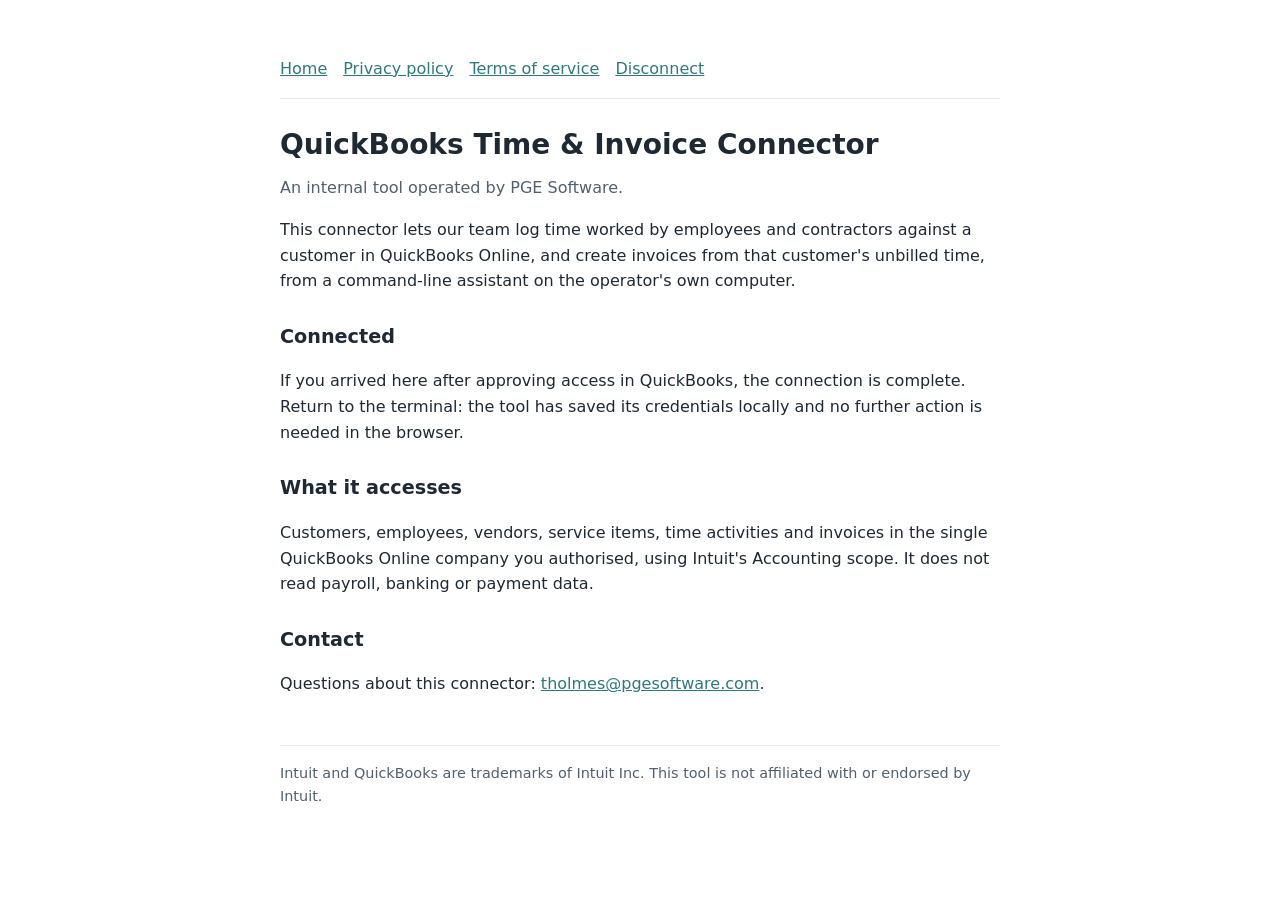
<file: docs/site/index.html>
<!doctype html>
<html lang="en">
<head>
  <meta charset="utf-8">
  <meta name="viewport" content="width=device-width, initial-scale=1">
  <title>QuickBooks Time &amp; Invoice Connector</title>
  <link rel="stylesheet" href="style.css">
</head>
<body>
<main>
  <nav>
    <a href="./">Home</a>
    <a href="privacy.html">Privacy policy</a>
    <a href="terms.html">Terms of service</a>
    <a href="disconnect.html">Disconnect</a>
  </nav>

  <h1>QuickBooks Time &amp; Invoice Connector</h1>
  <p class="meta">An internal tool operated by PGE Software.</p>

  <p>This connector lets our team log time worked by employees and contractors against a customer in QuickBooks Online, and create invoices from that customer's unbilled time, from a command-line assistant on the operator's own computer.</p>

  <h2>Connected</h2>
  <p>If you arrived here after approving access in QuickBooks, the connection is complete. Return to the terminal: the tool has saved its credentials locally and no further action is needed in the browser.</p>

  <h2>What it accesses</h2>
  <p>Customers, employees, vendors, service items, time activities and invoices in the single QuickBooks Online company you authorised, using Intuit's Accounting scope. It does not read payroll, banking or payment data.</p>

  <h2>Contact</h2>
  <p>Questions about this connector: <a href="mailto:tholmes@pgesoftware.com">tholmes@pgesoftware.com</a>.</p>

  <footer>Intuit and QuickBooks are trademarks of Intuit Inc. This tool is not affiliated with or endorsed by Intuit.</footer>
</main>
</body>
</html>
</file>
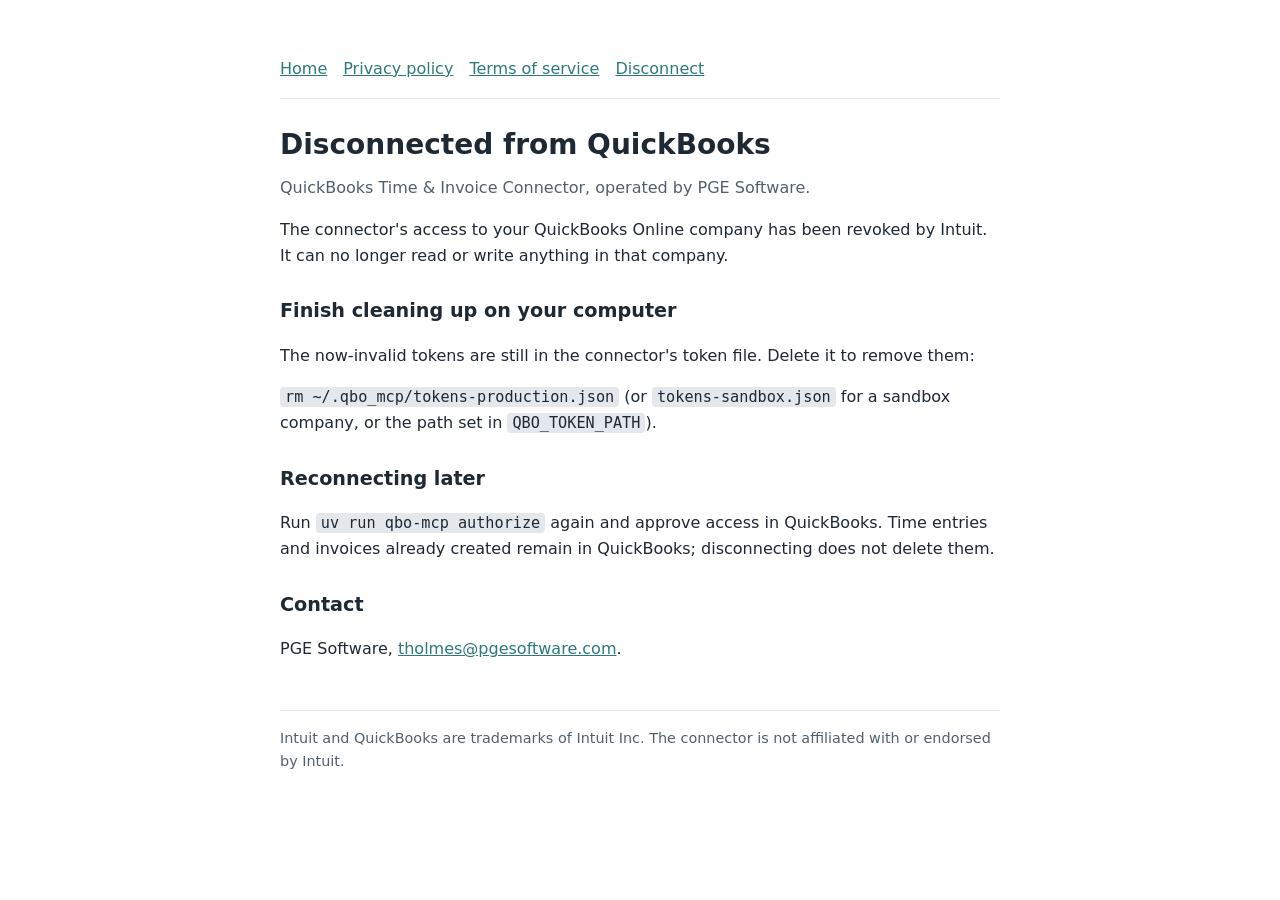
<file: docs/site/disconnect.html>
<!doctype html>
<html lang="en">
<head>
  <meta charset="utf-8">
  <meta name="viewport" content="width=device-width, initial-scale=1">
  <title>Disconnected</title>
  <link rel="stylesheet" href="style.css">
</head>
<body>
<main>
  <nav>
    <a href="./">Home</a>
    <a href="privacy.html">Privacy policy</a>
    <a href="terms.html">Terms of service</a>
    <a href="disconnect.html">Disconnect</a>
  </nav>

  <h1>Disconnected from QuickBooks</h1>
  <p class="meta">QuickBooks Time &amp; Invoice Connector, operated by PGE Software.</p>

  <p>The connector's access to your QuickBooks Online company has been revoked by Intuit. It can no longer read or write anything in that company.</p>

  <h2>Finish cleaning up on your computer</h2>
  <p>The now-invalid tokens are still in the connector's token file. Delete it to remove them:</p>
  <p><code>rm ~/.qbo_mcp/tokens-production.json</code> (or <code>tokens-sandbox.json</code> for a sandbox company, or the path set in <code>QBO_TOKEN_PATH</code>).</p>

  <h2>Reconnecting later</h2>
  <p>Run <code>uv run qbo-mcp authorize</code> again and approve access in QuickBooks. Time entries and invoices already created remain in QuickBooks; disconnecting does not delete them.</p>

  <h2>Contact</h2>
  <p>PGE Software, <a href="mailto:tholmes@pgesoftware.com">tholmes@pgesoftware.com</a>.</p>

  <footer>Intuit and QuickBooks are trademarks of Intuit Inc. The connector is not affiliated with or endorsed by Intuit.</footer>
</main>
</body>
</html>
</file>
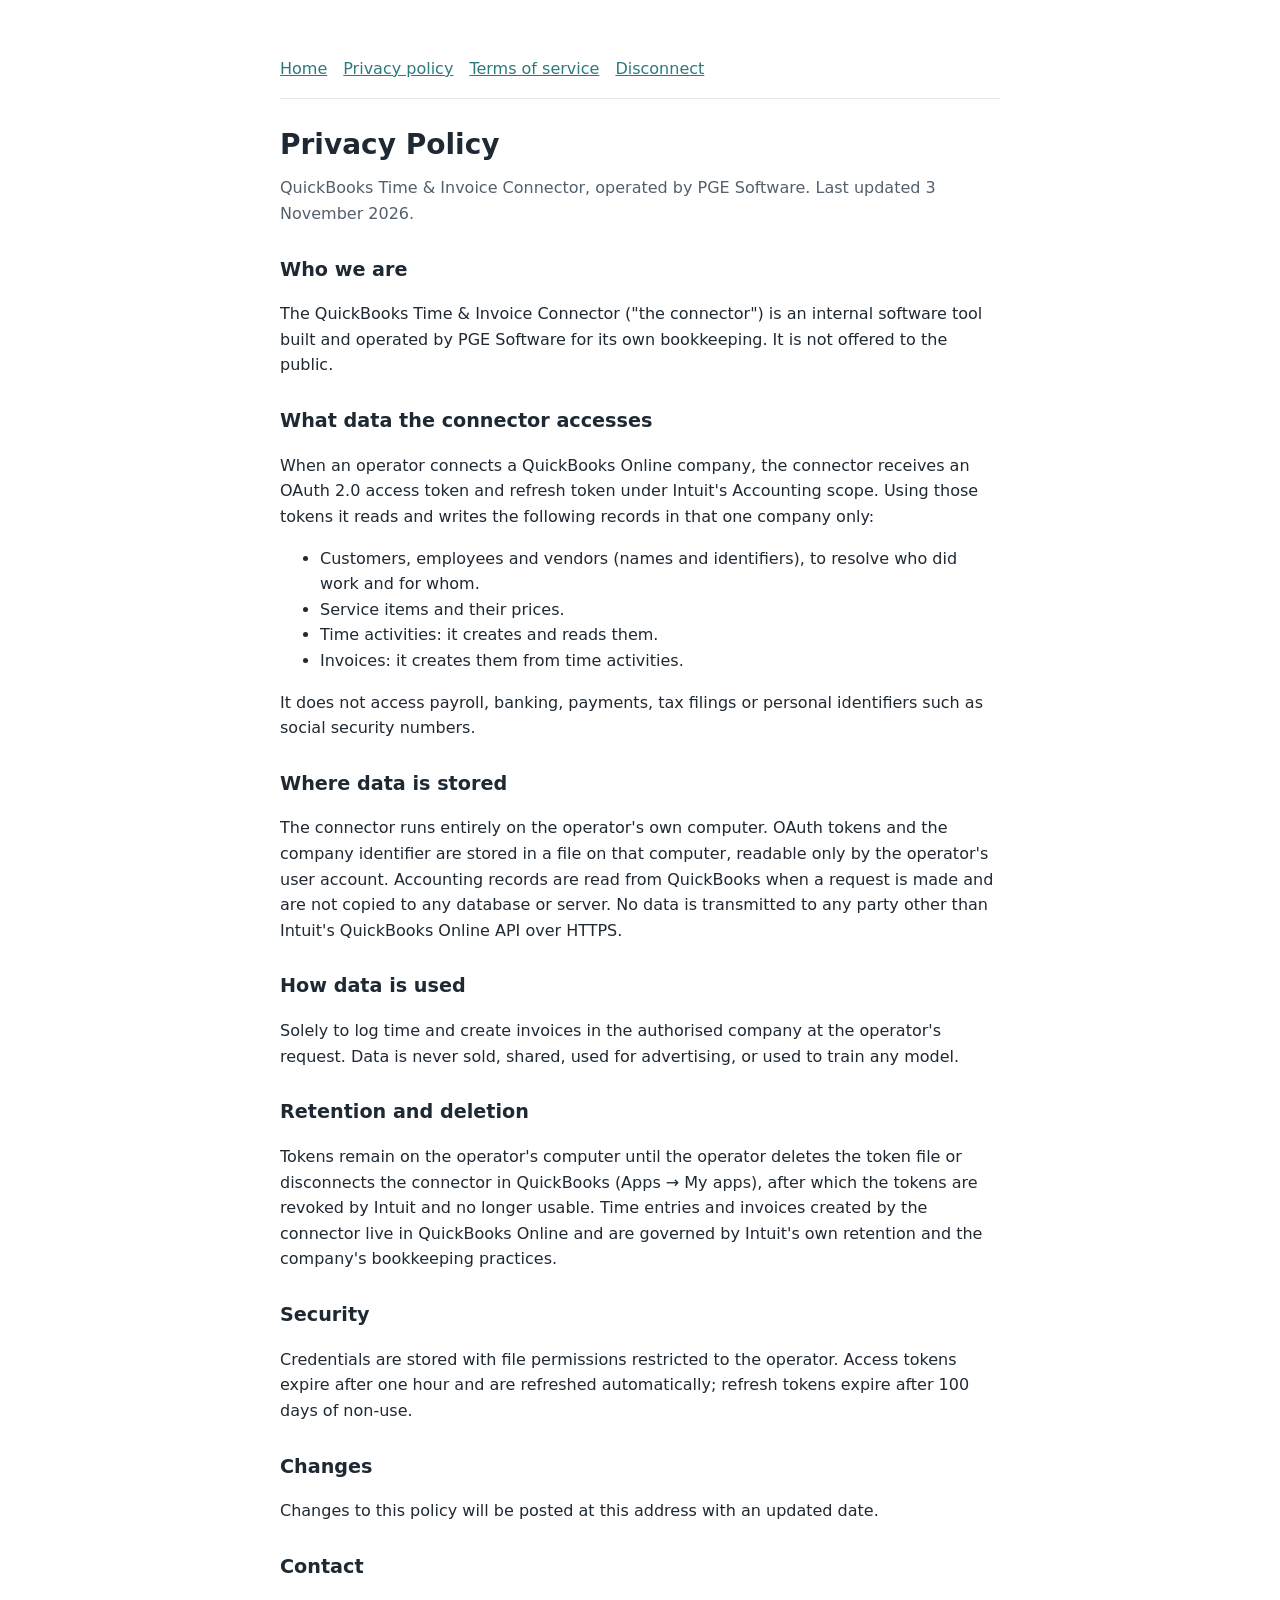
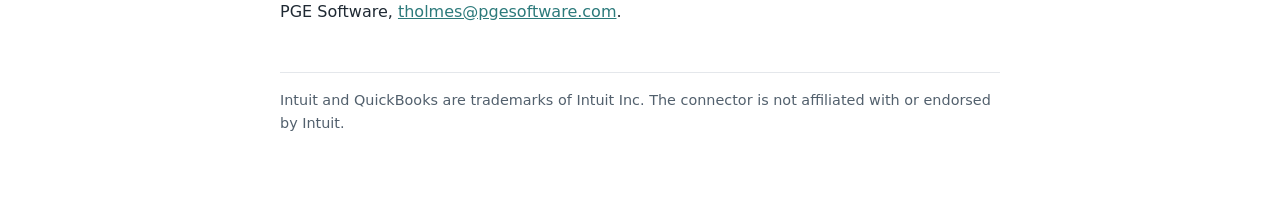
<file: docs/site/privacy.html>
<!doctype html>
<html lang="en">
<head>
  <meta charset="utf-8">
  <meta name="viewport" content="width=device-width, initial-scale=1">
  <title>Privacy Policy</title>
  <link rel="stylesheet" href="style.css">
</head>
<body>
<main>
  <nav>
    <a href="./">Home</a>
    <a href="privacy.html">Privacy policy</a>
    <a href="terms.html">Terms of service</a>
    <a href="disconnect.html">Disconnect</a>
  </nav>

  <h1>Privacy Policy</h1>
  <p class="meta">QuickBooks Time &amp; Invoice Connector, operated by PGE Software. Last updated 3 November 2026.</p>

  <h2>Who we are</h2>
  <p>The QuickBooks Time &amp; Invoice Connector ("the connector") is an internal software tool built and operated by PGE Software for its own bookkeeping. It is not offered to the public.</p>

  <h2>What data the connector accesses</h2>
  <p>When an operator connects a QuickBooks Online company, the connector receives an OAuth 2.0 access token and refresh token under Intuit's Accounting scope. Using those tokens it reads and writes the following records in that one company only:</p>
  <ul>
    <li>Customers, employees and vendors (names and identifiers), to resolve who did work and for whom.</li>
    <li>Service items and their prices.</li>
    <li>Time activities: it creates and reads them.</li>
    <li>Invoices: it creates them from time activities.</li>
  </ul>
  <p>It does not access payroll, banking, payments, tax filings or personal identifiers such as social security numbers.</p>

  <h2>Where data is stored</h2>
  <p>The connector runs entirely on the operator's own computer. OAuth tokens and the company identifier are stored in a file on that computer, readable only by the operator's user account. Accounting records are read from QuickBooks when a request is made and are not copied to any database or server. No data is transmitted to any party other than Intuit's QuickBooks Online API over HTTPS.</p>

  <h2>How data is used</h2>
  <p>Solely to log time and create invoices in the authorised company at the operator's request. Data is never sold, shared, used for advertising, or used to train any model.</p>

  <h2>Retention and deletion</h2>
  <p>Tokens remain on the operator's computer until the operator deletes the token file or disconnects the connector in QuickBooks (Apps → My apps), after which the tokens are revoked by Intuit and no longer usable. Time entries and invoices created by the connector live in QuickBooks Online and are governed by Intuit's own retention and the company's bookkeeping practices.</p>

  <h2>Security</h2>
  <p>Credentials are stored with file permissions restricted to the operator. Access tokens expire after one hour and are refreshed automatically; refresh tokens expire after 100 days of non-use.</p>

  <h2>Changes</h2>
  <p>Changes to this policy will be posted at this address with an updated date.</p>

  <h2>Contact</h2>
  <p>PGE Software, <a href="mailto:tholmes@pgesoftware.com">tholmes@pgesoftware.com</a>.</p>

  <footer>Intuit and QuickBooks are trademarks of Intuit Inc. The connector is not affiliated with or endorsed by Intuit.</footer>
</main>
</body>
</html>
</file>
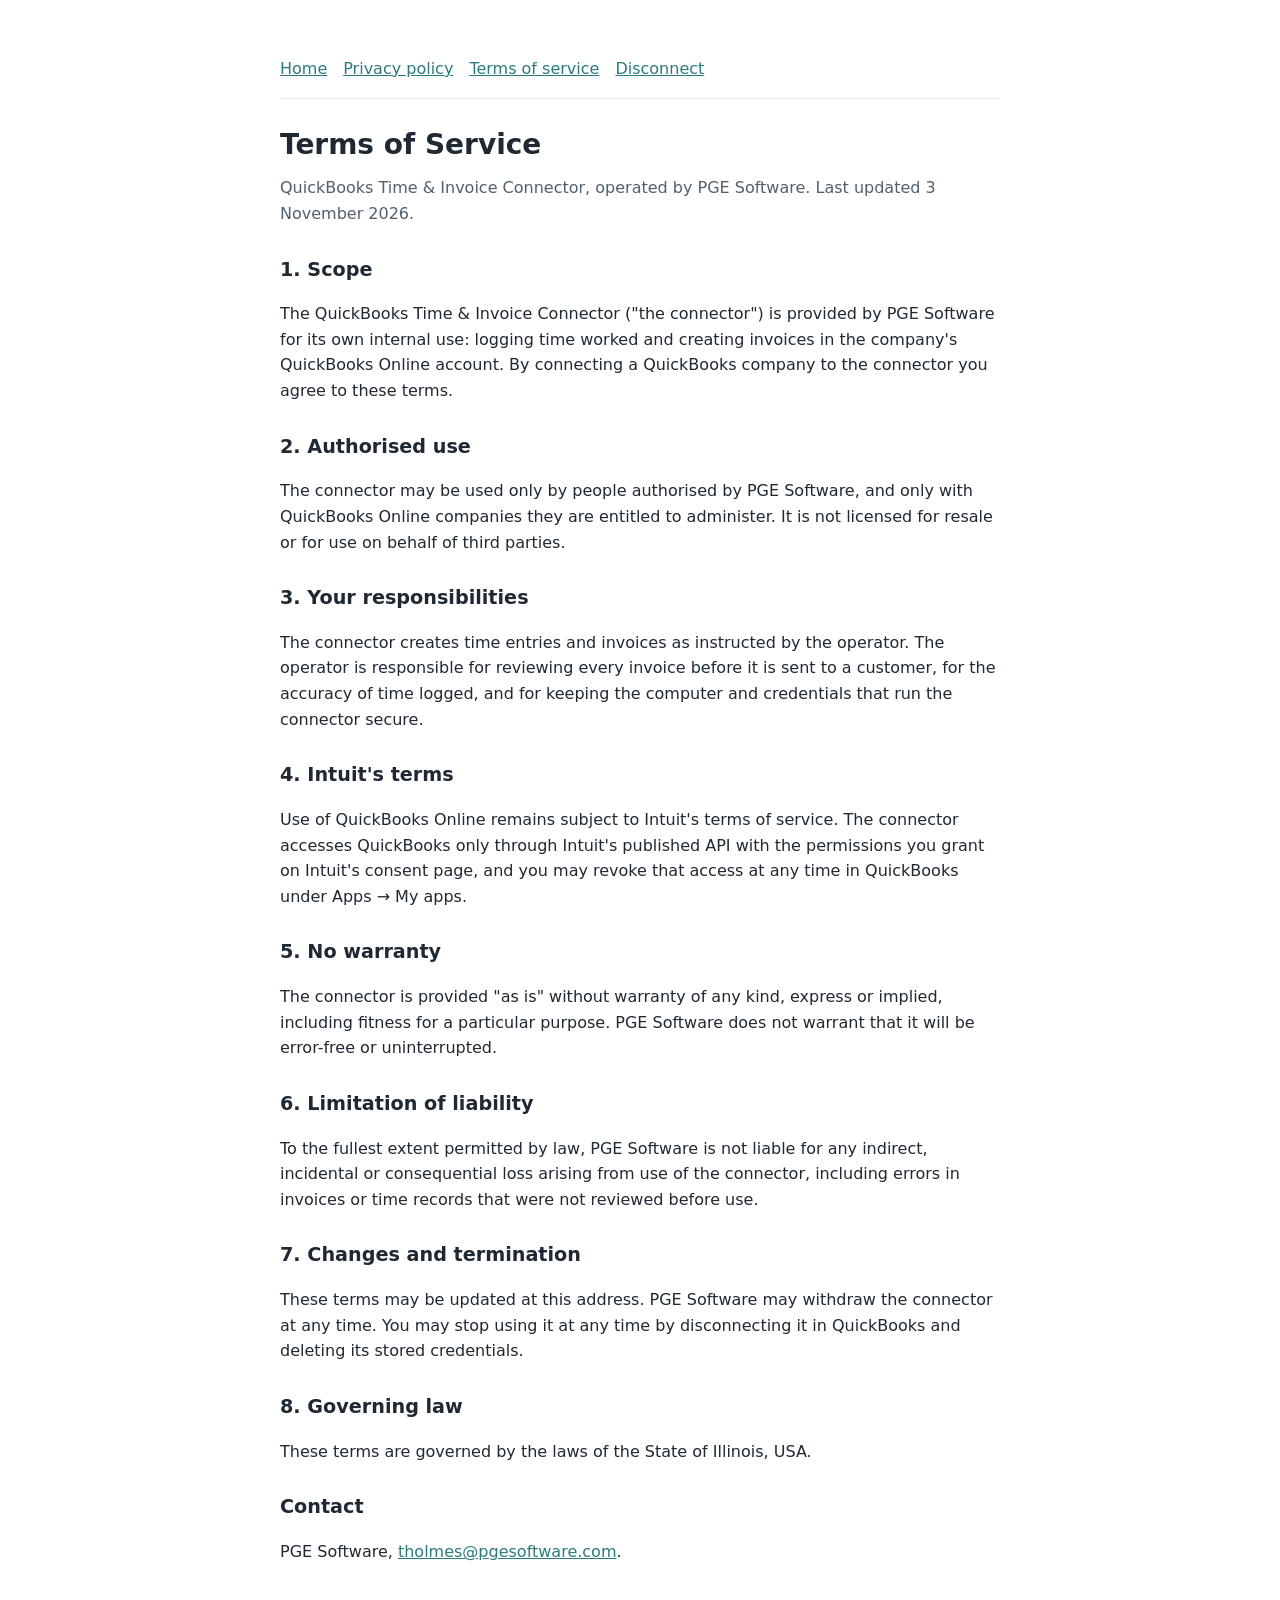
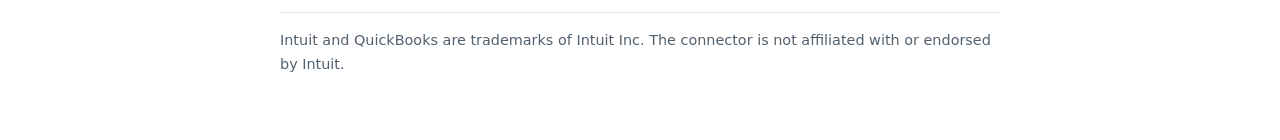
<file: docs/site/terms.html>
<!doctype html>
<html lang="en">
<head>
  <meta charset="utf-8">
  <meta name="viewport" content="width=device-width, initial-scale=1">
  <title>Terms of Service</title>
  <link rel="stylesheet" href="style.css">
</head>
<body>
<main>
  <nav>
    <a href="./">Home</a>
    <a href="privacy.html">Privacy policy</a>
    <a href="terms.html">Terms of service</a>
    <a href="disconnect.html">Disconnect</a>
  </nav>

  <h1>Terms of Service</h1>
  <p class="meta">QuickBooks Time &amp; Invoice Connector, operated by PGE Software. Last updated 3 November 2026.</p>

  <h2>1. Scope</h2>
  <p>The QuickBooks Time &amp; Invoice Connector ("the connector") is provided by PGE Software for its own internal use: logging time worked and creating invoices in the company's QuickBooks Online account. By connecting a QuickBooks company to the connector you agree to these terms.</p>

  <h2>2. Authorised use</h2>
  <p>The connector may be used only by people authorised by PGE Software, and only with QuickBooks Online companies they are entitled to administer. It is not licensed for resale or for use on behalf of third parties.</p>

  <h2>3. Your responsibilities</h2>
  <p>The connector creates time entries and invoices as instructed by the operator. The operator is responsible for reviewing every invoice before it is sent to a customer, for the accuracy of time logged, and for keeping the computer and credentials that run the connector secure.</p>

  <h2>4. Intuit's terms</h2>
  <p>Use of QuickBooks Online remains subject to Intuit's terms of service. The connector accesses QuickBooks only through Intuit's published API with the permissions you grant on Intuit's consent page, and you may revoke that access at any time in QuickBooks under Apps → My apps.</p>

  <h2>5. No warranty</h2>
  <p>The connector is provided "as is" without warranty of any kind, express or implied, including fitness for a particular purpose. PGE Software does not warrant that it will be error-free or uninterrupted.</p>

  <h2>6. Limitation of liability</h2>
  <p>To the fullest extent permitted by law, PGE Software is not liable for any indirect, incidental or consequential loss arising from use of the connector, including errors in invoices or time records that were not reviewed before use.</p>

  <h2>7. Changes and termination</h2>
  <p>These terms may be updated at this address. PGE Software may withdraw the connector at any time. You may stop using it at any time by disconnecting it in QuickBooks and deleting its stored credentials.</p>

  <h2>8. Governing law</h2>
  <p>These terms are governed by the laws of the State of Illinois, USA.</p>

  <h2>Contact</h2>
  <p>PGE Software, <a href="mailto:tholmes@pgesoftware.com">tholmes@pgesoftware.com</a>.</p>

  <footer>Intuit and QuickBooks are trademarks of Intuit Inc. The connector is not affiliated with or endorsed by Intuit.</footer>
</main>
</body>
</html>
</file>
<file: docs/site/style.css>
:root {
  --fg: #1f2933;
  --muted: #52606d;
  --bg: #ffffff;
  --accent: #2c7a7b;
  --border: #e4e7eb;
}
@media (prefers-color-scheme: dark) {
  :root {
    --fg: #e4e7eb;
    --muted: #9aa5b1;
    --bg: #1f2933;
    --accent: #81e6d9;
    --border: #3e4c59;
  }
}
* { box-sizing: border-box; }
body {
  margin: 0;
  padding: 0 16px;
  font: 16px/1.6 system-ui, -apple-system, "Segoe UI", Roboto, sans-serif;
  color: var(--fg);
  background: var(--bg);
}
main { max-width: 720px; margin: 0 auto; padding: 40px 0 64px; }
nav { display: flex; gap: 16px; flex-wrap: wrap; padding: 16px 0; border-bottom: 1px solid var(--border); }
nav a, main a { color: var(--accent); }
h1 { font-size: 1.75rem; margin: 24px 0 8px; }
h2 { font-size: 1.2rem; margin: 28px 0 8px; }
p.meta { color: var(--muted); margin-top: 0; }
code { background: var(--border); padding: 1px 5px; border-radius: 4px; font-size: 0.95em; }
footer { margin-top: 48px; color: var(--muted); font-size: 0.9rem; border-top: 1px solid var(--border); padding-top: 16px; }
</file>
